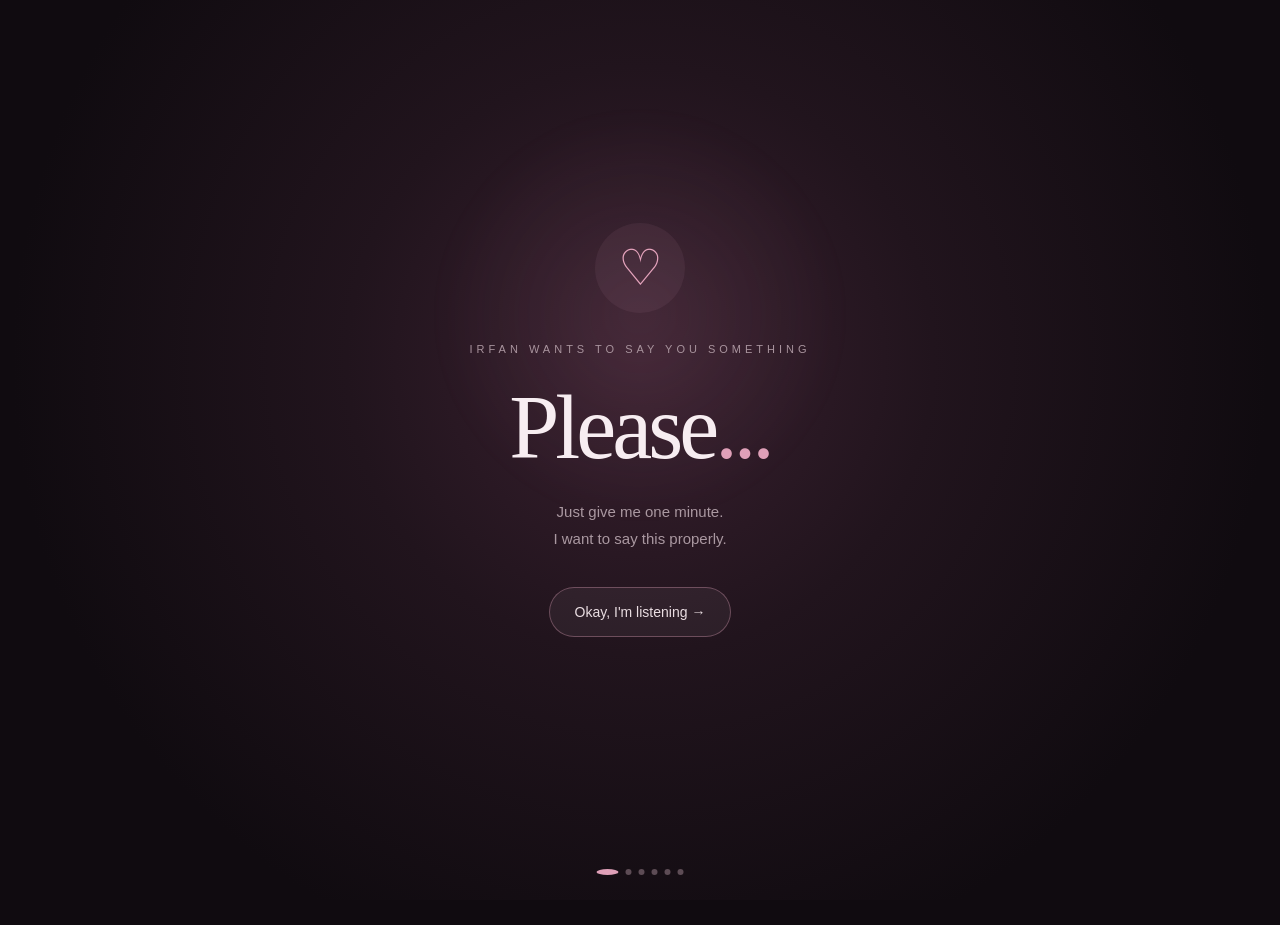
<file: rrr/index.html>
<!DOCTYPE html>
<html lang="en">

<head>
    <meta charset="UTF-8">
    <meta name="viewport" content="width=device-width, initial-scale=1.0">

    <title>One Thing I Need To Say ♡</title>

    <link rel="stylesheet" href="style.css">
</head>

<body>

    <!-- BACKGROUND -->
    <div class="bg">
        <div class="glow"></div>
    </div>


    <!-- =====================================================
         SLIDER
    ====================================================== -->

    <main class="slider">


        <!-- =================================================
             SLIDE 1 — INTRO
        ================================================== -->

        <section class="slide active">

            <div class="content">

                <div class="heart">
                    ♡
                </div>

                <div class="label">
                    Irfan wants to say you something
                </div>

                <h1>
                    Please<span>...</span>
                </h1>

                <p class="description">
                    Just give me one minute.<br>
                    I want to say this properly.
                </p>

                <button class="continue" type="button">
                    Okay, I'm listening →
                </button>

            </div>

        </section>


        <!-- =================================================
             SLIDE 2 — THAT DAY
        ================================================== -->

        <section class="slide">

            <div class="content">

                <div class="label">
                    About that day
                </div>

                <div class="statement">

                    <p>
                        I said something
                        <span>as a joke.</span>
                    </p>

                    <p>
                        But I didn't realize
                        how it would feel
                        from your side. that was a flow...
                    </p>

                    <p class="small">
                        And when I realized that I'd actually
                        hurt you, my mind started Hanging.
                    </p>

                </div>

                <button class="continue" type="button">
                    I want to explain →
                </button>

            </div>

        </section>


        <!-- =================================================
             SLIDE 3 — APOLOGY
        ================================================== -->

        <section class="slide">

            <div class="content">

                <div class="label">
                    what I really mean
                </div>

                <div class="message">

                    <p class="sorry">
                        Sorry yaar.
                    </p>

                    <p>
                        Sach mein.
                    </p>

                    <p>
                        Mujhe sabse zyada bura is baat ka
                        lag raha hai ki mai ne aapko rulaya
                        <span>Hurt kya.</span>
                    </p>

                    <p>
                        Maine woh sab mazaak mein kaha tha,
                        but I should've been more careful
                        with your feelings.
                    </p>

                    <p>
                        Main apni galti ko justify nahi kar raha.
                        <span>I was wrong.</span>
                    </p>

                    <p class="special">
                        Mazaak meri baat thi...
                        <br>
                        <strong>Aaap nahi. ♡</strong>
                    </p>

                </div>

                <button class="continue" type="button">
                    There's something else →
                </button>

            </div>

        </section>


        <!-- =================================================
             SLIDE 4 — OUR STORY
        ================================================== -->

        <section class="slide story-slide">

            <div class="story-content">

                <div class="label">
                    Most intresting one
                </div>

                <div class="story-intro">
                   The Story
                </div>


                <div class="story-text">

                    <p>
                        Once, while scrolling through Instagram,
                        I noticed an account named
                        <strong>“_jahan____e_n”</strong>
                        in my suggestions.
                    </p>

                    <p>
                        I opened her profile just out of curiosity.
                        There were a few pictures, but one of them
                        made me stop.
                    </p>

                    <p>
                        She was beautiful—especially her eyes.
                        She was wearing a blue dress, with one hand
                        resting on her left ear and red Mehendi on
                        her hand.
                    </p>

                    <p>
                        I don't know what it was, but something about
                        that picture stayed with me.
                        I kept looking at it again and again.
                    </p>

                    <p>
                        There were so many suggested accounts,
                        but somehow, <em>hers felt different.</em>
                    </p>

                    <p>
                        I thought about messaging her, but then
                        I wondered,
                        <strong>“Would she even reply?”</strong>
                    </p>

                    <p>
                        Still, I sent.
                    </p>

                    <p class="quote">
                        “Hi, what's up?”
                    </p>

                    <p>
                        It was around 1:30 AM.
                    </p>

                    <p>
                        After five or ten minutes, a notification
                        appeared. It was her reply.
                    </p>

                    <p>
                        That little reply made me smile.
                    </p>

                    <p>
                        I didn't really know how to continue the
                        conversation, and my phone had only 3%
                        battery, so I eventually put it away.
                    </p>

                    <p>
                        I didn't know that this small conversation
                        at 1:30 AM would slowly become something
                        so close to my heart.
                    </p>

                    <p>
                        She was completely different from me.
                    </p>

                    <p>
                        She was an extrovert—always in a chilling
                        mood, full of energy, fun, and entertainment.
                        She had a way of making even ordinary
                        moments feel enjoyable.
                    </p>

                    <p>
                        And she was so naturally gorgeous that
                        sometimes I genuinely had no words to
                        describe her behaviour, her personality,
                        or the way she carried herself.
                    </p>

                    <p>
                        I, on the other hand, was an
                        <strong>introvert guy.</strong>
                    </p>

                    <p>
                        But somehow, she changed me.
                    </p>

                    <p>
                        She made me more open, more playful,
                        and somehow taught me how to flirt
                        without even saying much.
                    </p>

                    <p>
                        And then she gave me a name:
                        <strong>“Saheli.”</strong>
                    </p>

                    <p>
                        In Bangla, Saheli means a female friend.
                        The irony of a guy being called Saheli
                        by her somehow made the name even more special.
                    </p>

                    <p class="quote">
                        “Mughal ka Chomu Badshah.”
                    </p>

                    <p>
                        She was trolling me with it.
                        It sounds ridiculous to me, but it became
                        one of the most affectionate names she
                        ever gave me.
                    </p>

                    <p>
                        Somehow, coming from her,
                        even that silly name felt special.
                    </p>

                    <p>
                        But somewhere along the way,
                        things became deeper than just names
                        and conversations.
                    </p>

                    <p>
                        Now, she is not simply a girl to me.
                    </p>

                    <p>
                        She has become <strong>a feeling.</strong>
                    </p>

                    <p>
                        A feeling connected somewhere deep
                        within my heart.
                    </p>

                    <p>
                        Among all my friends, she somehow became
                        the person I would always choose as my
                        first choice.
                        Not because I had to, but because my heart
                        naturally preferred her presence.
                    </p>

                    <p>
                        Our personalities were different.
                        Our ways of thinking were different.
                        I was quiet; she was full of life.
                        I stayed inside my own world;
                        she somehow pulled me out of it.
                    </p>

                    <p>
                        And perhaps that is what made
                        our bond so special.
                    </p>

                </div>


                <div class="story-ending">

                    <p>
                        That was a wonderful journey.
                    </p>

                    <p>
                        But now, I am watching it
                        <span>slowly break apart.</span>
                    </p>

                    <p>Becuse of me
                         I will never want to end...
                    </p>

                </div>


                <button class="continue story-continue" type="button">
                    I'm sorry... →
                </button>

            </div>

        </section>


        <!-- =================================================
             SLIDE 5 — THE ACTUAL SORRY
        ================================================== -->

        <section class="slide sorry-slide">

            <div class="content">

                <div class="label">
                    no explanation this time
                </div>

                <div class="sorry-word">
                    I'm <span>sorry.</span>
                </div>

                <p class="sorry-message">

                    Not because I want you to forget
                    what happened.

                    <br><br>

                    Not because I want you to
                    forgive me immediately.

                    <br><br>

                    Just because
                    <em>I have hurted and cried.</em>

                </p>

                <div class="sorry-small">
                    That's all I wanted to say.
                </div>

                <div class="sorry-heart">
                    ♡
                </div>

                <button class="continue" type="button">
                    One last question →
                </button>

            </div>

        </section>


        <!-- =================================================
             SLIDE 6 — QUESTION
        ================================================== -->

        <section class="slide">

            <div class="content">

                <div class="label">
                    be honest with me
                </div>

                <h2>
                    Can you forgive me?
                </h2>

                <p class="question-sub">
                    You don't have to say yes.<br>
                    I'll respect whatever you feel.
                </p>


                <div class="answers">

                    <button
                        class="answer yes"
                        id="yesButton"
                        type="button">

                        Yes ♡

                    </button>


                    <button
                        class="answer no"
                        id="noButton"
                        type="button">

                        No

                    </button>

                </div>


                <!-- YES RESPONSE -->

                <div
                    class="response"
                    id="yesResponse">

                    <div class="symbol">
                        ♡
                    </div>

                    <h3>
                        Thank you.
                    </h3>

                    <p>
                        I really mean it.
                        <br><br>
                        I won't take your forgiveness
                        for granted.
                    </p>

                </div>


                <!-- NO RESPONSE -->

                <div
                    class="response"
                    id="noResponse">

                    <div class="symbol">
                        ·
                    </div>

                    <h3>
                        I understand.
                    </h3>

                    <p>
                        You don't have to forgive me
                        right now.
                        <br><br>
                        I just wanted you to know
                        that I'm genuinely sorry.
                    </p>

                </div>

            </div>

        </section>

    </main>


    <!-- =====================================================
         PROGRESS DOTS
    ====================================================== -->

    <div class="progress">

        <span class="dot active"></span>
        <span class="dot"></span>
        <span class="dot"></span>
        <span class="dot"></span>
        <span class="dot"></span>
        <span class="dot"></span>

    </div>


    <script src="script.js"></script>

</body>

</html>
</file>
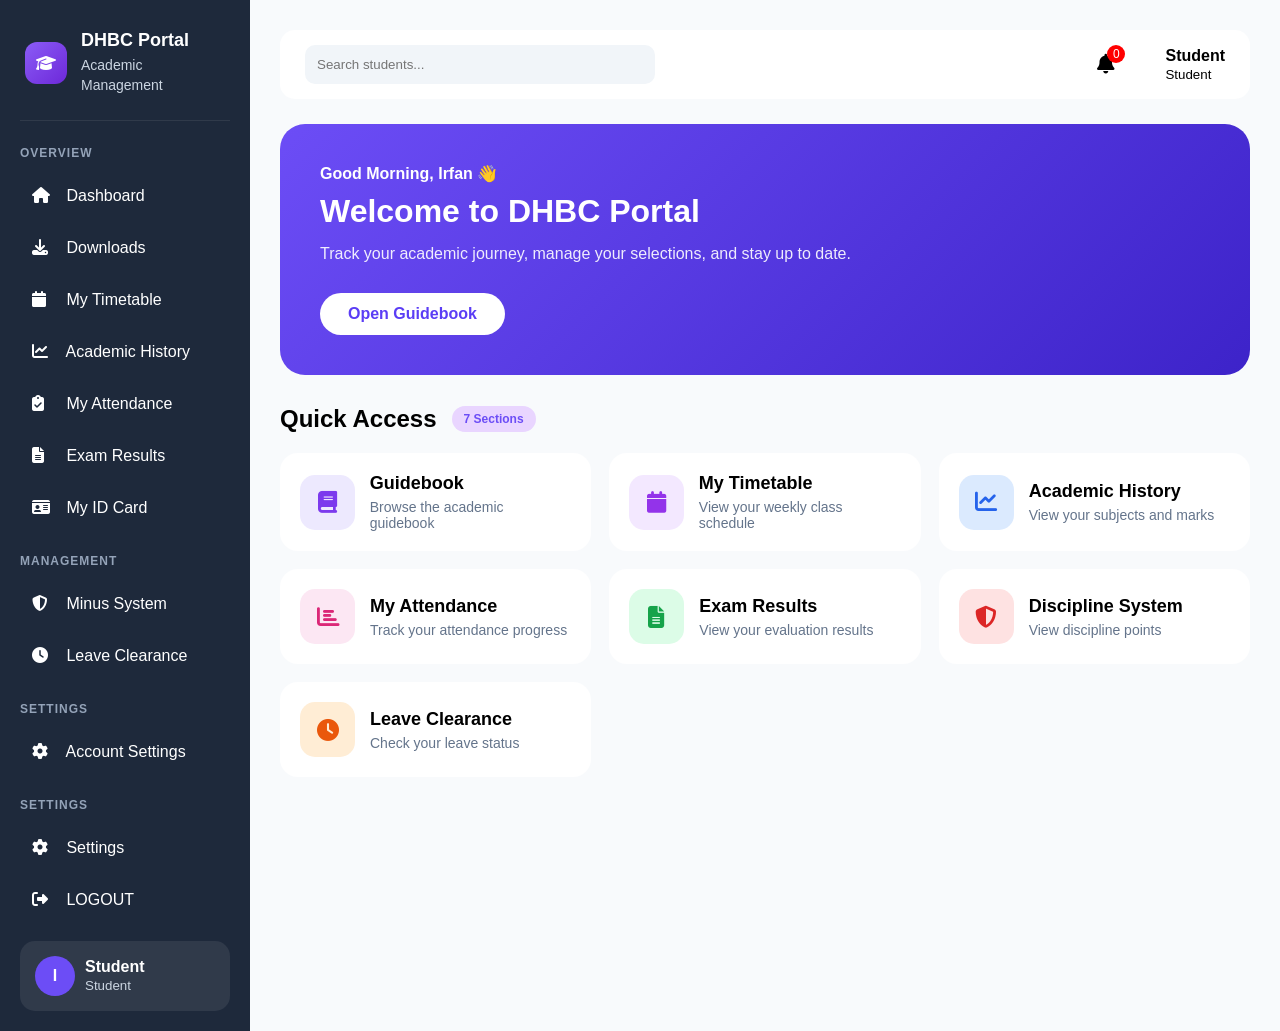
<file: school portal/index.html>
<!DOCTYPE html>
<html lang="en">
<head>
    <meta charset="UTF-8">
    <meta name="viewport" content="width=device-width, initial-scale=1.0">

    <title>DHBC Portal</title>

    <!-- Font Awesome Icons -->
    <link rel="stylesheet"
    href="https://cdnjs.cloudflare.com/ajax/libs/font-awesome/6.5.1/css/all.min.css">

    <!-- CSS File -->
    <link rel="stylesheet" href="style.css">
</head>
<body>

    <div class="container">

        <!-- Sidebar -->
        <aside class="sidebar">

         <div class="logo">

    <div class="portal-icon">
        <i class="fas fa-graduation-cap"></i>
    </div>

    <div class="logo-text">
        <h2>DHBC Portal</h2>
        <p>Academic<br>Management</p>
    </div>

</div>

<h4 class="section-title">OVERVIEW</h4>

<ul class="menu">
    <li><a href="#"><i class="fas fa-house"></i> Dashboard</a></li>


    <li><a href="#"><i class="fas fa-download"></i> Downloads</a></li>

    <li><a href="#"><i class="fas fa-calendar"></i> My Timetable</a></li>

    <li><a href="#"><i class="fas fa-chart-line"></i> Academic History</a></li>

    <li><a href="#"><i class="fas fa-clipboard-check"></i> My Attendance</a></li>

    <li><a href="#"><i class="fas fa-file-alt"></i> Exam Results</a></li>

    <li><a href="#"><i class="fas fa-id-card"></i> My ID Card</a></li>
</ul>

<h4 class="section-title">MANAGEMENT</h4>

<ul class="menu">
    <li><a href="#"><i class="fas fa-shield-alt"></i> Minus System</a></li>

    <li><a href="#"><i class="fas fa-clock"></i> Leave Clearance</a></li>
</ul>

<h4 class="section-title">SETTINGS</h4>

<ul class="menu">
    <li><a href="#"><i class="fas fa-cog"></i> Account Settings</a></li>
</ul>
<h4 class="section-title">SETTINGS</h4>

<ul class="menu">
    <li><a href="#"><i class="fas fa-cog"></i> Settings</a></li>

    <li>
        <a href="#" id="logoutBtn">
            <i class="fas fa-sign-out-alt"></i>
          LOGOUT
        </a>
    </li>
</ul>

<div class="student-card">

    <div class="avatar">I</div>

    <div>
    <h4 id="studentName">Student</h4>
    <small>Student</small>
</div>

</div>

        </aside>

        <!-- Main Content -->
        <main class="main-content">

            <nav class="navbar">

    <div class="search-box">
        <input type="text" placeholder="Search students...">
    </div>

    <div class="nav-right">

        <div class="notification">
    <i class="fas fa-bell"></i>
    <span class="badge" id="notificationCount">0</span>
</div>
<div id="latestNotice"></div>

        <div class="profile">

    <h4 id="welcomeText"></h4>

    <div>
        <h4 id="topStudentName">Student</h4>
        <small>Student</small>
    </div>

</div>
</nav>

<div class="welcome-card">

    <h4>Good Morning, Irfan 👋</h4>

    <h1>Welcome to DHBC Portal</h1>

    <p>
        Track your academic journey, manage your selections,
        and stay up to date.
    </p>

    <a href="guidebook.html" class="guidebook-btn">
    Open Guidebook
</a>
</div>

<h2 class="section-heading">
    Quick Access
    <span class="badge-pill">7 Sections</span>

</h2>

<div class="quick-access">

    <div class="access-card">
        <div class="icon purple">
            <i class="fas fa-book"></i>
        </div>
        <div class="card-content">
            <h3>Guidebook</h3>
            <p>Browse the academic guidebook</p>
        </div>
    </div>

    <div class="access-card">
        <div class="icon violet">
            <i class="fas fa-calendar"></i>
        </div>
        <div class="card-content">
            <h3>My Timetable</h3>
            <p>View your weekly class schedule</p>
        </div>
    </div>

    <div class="access-card">
        <div class="icon blue">
            <i class="fas fa-chart-line"></i>
        </div>
        <div class="card-content">
            <h3>Academic History</h3>
            <p>View your subjects and marks</p>
        </div>
    </div>

    <div class="access-card">
        <div class="icon pink">
            <i class="fas fa-chart-bar"></i>
        </div>
        <div class="card-content">
            <h3>My Attendance</h3>
            <p>Track your attendance progress</p>
        </div>
    </div>

    <div class="access-card">
        <div class="icon green">
            <i class="fas fa-file-alt"></i>
        </div>
        <div class="card-content">
            <h3>Exam Results</h3>
            <p>View your evaluation results</p>
        </div>
    </div>

    <div class="access-card">
        <div class="icon red">
            <i class="fas fa-shield-alt"></i>
        </div>
        <div class="card-content">
            <h3>Discipline System</h3>
            <p>View discipline points</p>
        </div>
    </div>

    <div class="access-card">
        <div class="icon orange">
            <i class="fas fa-clock"></i>
        </div>
        <div class="card-content">
            <h3>Leave Clearance</h3>
            <p>Check your leave status</p>
        </div>
    </div>

</div>

        </main>

    </div>

    <!-- JavaScript File -->
    <script src="script.js"></script>

</body>
</html>
</file>
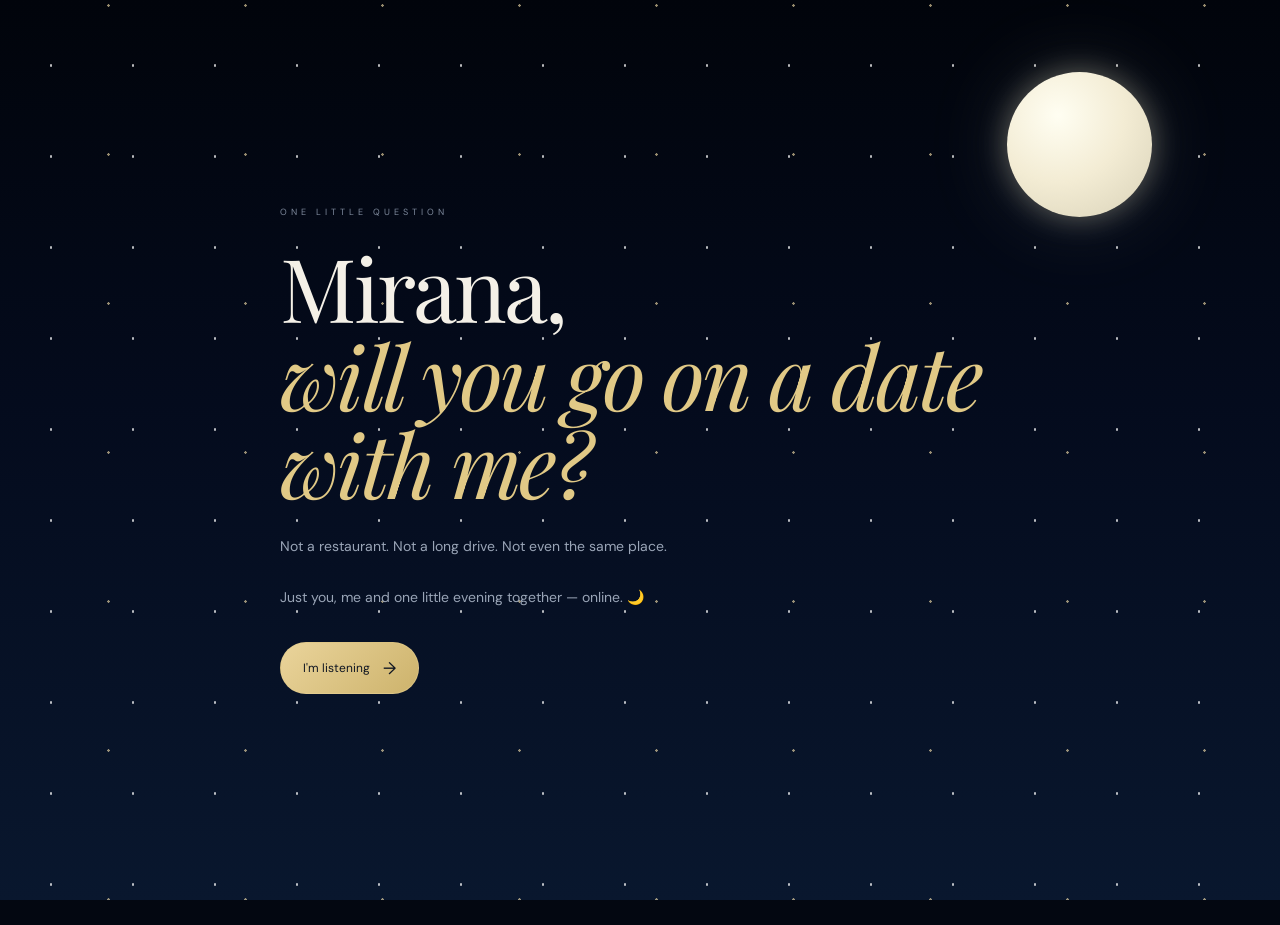
<file: unique/index.html>
<!DOCTYPE html>
<html lang="en">
<head>
    <meta charset="UTF-8">
    <meta name="viewport" content="width=device-width, initial-scale=1.0">

    <title>One Little Date — Mirana ♡</title>

    <link rel="stylesheet" href="style.css">
</head>

<body>

    <!-- NIGHT SKY -->
    <div class="sky">
        <div class="stars"></div>
        <div class="moon"></div>
    </div>


    <!-- ==============================
         MAIN DATE EXPERIENCE
    =============================== -->

    <main>


        <!-- 1. INVITATION -->

        <section class="slide active" id="slide1">

            <div class="content">

                <div class="small-title">
                    ONE LITTLE QUESTION
                </div>

                <h1>
                    Mirana,
                    <br>
                    <em>will you go on a date with me?</em>
                </h1>

                <p>
                    Not a restaurant.
                    Not a long drive.
                    Not even the same place.
                    <br><br>
                    Just you, me and one little evening
                    together — online. 🌙
                </p>

                <button class="main-btn" data-next="1">
                    I'm listening
                    <span>→</span>
                </button>

            </div>

        </section>


        <!-- 2. YES / NO -->

        <section class="slide" id="slide2">

            <div class="content center">

                <div class="small-title">
                    BE HONEST
                </div>

                <h2>
                    So...
                    <br>
                    <em>is that a yes?</em>
                </h2>

                <p>
                    Choose carefully. 😌
                </p>

                <div class="choice-area" id="choiceArea">

                    <button
                        class="yes-btn"
                        id="yesBtn">
                        Yes ♡
                    </button>

                    <button
                        class="no-btn"
                        id="noBtn">
                        No
                    </button>

                </div>

                <div class="funny-message" id="funnyMessage"></div>

            </div>

        </section>


        <!-- 3. DATE -->

        <section class="slide" id="slide3">

            <div class="content center">

                <div class="small-title">
                    STEP 01 · THE DAY
                </div>

                <h2>
                    When should we
                    <br>
                    <em>have our date?</em>
                </h2>

                <p>
                    Pick a day that belongs to us.
                </p>

                <div class="date-wrapper">

                    <span>♡</span>

                    <input
                        type="date"
                        id="dateInput">

                </div>

                <button
                    class="main-btn disabled"
                    id="dateNext">

                    Save the date
                    <span>→</span>

                </button>

            </div>

        </section>


        <!-- 4. TIME -->

        <section class="slide" id="slide4">

            <div class="content center">

                <div class="small-title">
                    STEP 02 · THE TIME
                </div>

                <h2>
                    When should I
                    <br>
                    <em>steal your evening?</em>
                </h2>

                <p>
                    Pick whichever feels perfect.
                </p>

                <div class="time-grid">

                    <button data-time="7:00 PM">
                        <strong>7:00 PM</strong>
                        <small>early evening</small>
                    </button>

                    <button data-time="8:00 PM">
                        <strong>8:00 PM</strong>
                        <small>nice & relaxed</small>
                    </button>

                    <button data-time="9:00 PM">
                        <strong>9:00 PM</strong>
                        <small>my favourite</small>
                    </button>

                    <button data-time="10:00 PM">
                        <strong>10:00 PM</strong>
                        <small>late night</small>
                    </button>

                </div>

                <button
                    class="main-btn disabled"
                    id="timeNext">

                    Keep this time
                    <span>→</span>

                </button>

            </div>

        </section>


        <!-- 5. WHERE -->

        <section class="slide" id="slide5">

            <div class="content center">

                <div class="small-title">
                    STEP 03 · WHERE
                </div>

                <h2>
                    Where are we
                    <br>
                    <em>meeting?</em>
                </h2>

                <p>
                    Same date. Same time.
                    Different screens.
                </p>

                <div class="platform-grid">

                    <button data-platform="Instagram Call">
                        <span>◎</span>
                        Instagram
                    </button>

                    <button data-platform="WhatsApp Call">
                        <span>◉</span>
                        WhatsApp
                    </button>

                    <button data-platform="Google Meet">
                        <span>◇</span>
                        Google Meet
                    </button>

                    <button data-platform="Other">
                        <span>♡</span>
                        You choose
                    </button>

                </div>

                <button
                    class="main-btn disabled"
                    id="platformNext">

                    That's where we'll meet
                    <span>→</span>

                </button>

            </div>

        </section>


        <!-- 6. WHAT TO DO -->

        <section class="slide" id="slide6">

            <div class="content center">

                <div class="small-title">
                    STEP 04 · OUR PLAN
                </div>

                <h2>
                    What should we
                    <br>
                    <em>do together?</em>
                </h2>

                <p>
                    Pick the kind of trouble we're getting into.
                </p>

                <div class="activity-grid">

                    <button data-activity="Movie Night 🎬">
                        <span>🎬</span>
                        <strong>Movie Night</strong>
                        <small>One movie, two screens.</small>
                    </button>

                    <button data-activity="Game Night 🎮">
                        <span>🎮</span>
                        <strong>Game Night</strong>
                        <small>Winner gets bragging rights.</small>
                    </button>

                    <button data-activity="Music & Talking 🎧">
                        <span>🎧</span>
                        <strong>Music & Talking</strong>
                        <small>Just us and random conversations.</small>
                    </button>

                    <button data-activity="Late Night Talk ☕">
                        <span>☕</span>
                        <strong>Late Night Talk</strong>
                        <small>Probably the longest one.</small>
                    </button>

                </div>

                <button
                    class="main-btn disabled"
                    id="activityNext">

                    I like this plan
                    <span>→</span>

                </button>

            </div>

        </section>


        <!-- 7. DATE RULES -->

        <section class="slide" id="slide7">

            <div class="content center">

                <div class="small-title">
                    VERY IMPORTANT
                </div>

                <h2>
                    Our date needs
                    <br>
                    <em>a few rules.</em>
                </h2>

                <div class="rules">

                    <div>
                        <b>01</b>
                        <span>No awkward “what should we talk about?”</span>
                    </div>

                    <div>
                        <b>02</b>
                        <span>At least one genuinely stupid conversation.</span>
                    </div>

                    <div>
                        <b>03</b>
                        <span>No checking the time every five minutes.</span>
                    </div>

                    <div>
                        <b>04</b>
                        <span>We stay until one of us says “okay, goodnight.”</span>
                    </div>

                </div>

                <button class="main-btn" data-next="7">
                    I accept the rules
                    <span>→</span>
                </button>

            </div>

        </section>


        <!-- 8. FUN QUESTION -->

        <section class="slide" id="slide8">

            <div class="content center">

                <div class="small-title">
                    ONE LAST DECISION
                </div>

                <h2>
                    What are you bringing
                    <br>
                    <em>to our date?</em>
                </h2>

                <p>
                    Choose one. I want to know.
                </p>

                <div class="bring-grid">

                    <button data-bring="Your favourite song 🎧">
                        🎧
                        <span>A favourite song</span>
                    </button>

                    <button data-bring="A funny story 😂">
                        😂
                        <span>A funny story</span>
                    </button>

                    <button data-bring="A random secret 🤫">
                        🤫
                        <span>A little secret</span>
                    </button>

                    <button data-bring="Your best smile 😊">
                        😊
                        <span>Your best smile</span>
                    </button>

                </div>

                <div class="ticket-actions">

    <button class="main-btn" id="whatsappBtn">
        Send our date plan
        <span>♡</span>
    </button>

    <button class="secondary-btn" id="ticketNext">
        There's one more thing
        <span>→</span>
    </button>

</div>

            </div>

        </section>


        <!-- 9. DATE TICKET -->

        <section class="slide" id="slide9">

            <div class="ticket">

                <div class="ticket-top">
                    OFFICIAL ONLINE DATE
                </div>

                <div class="ticket-icon">
                    ♡
                </div>

                <h2>
                    Mirana <span>×</span> Irfan
                </h2>

                <div class="confirmed">
                    DATE ACCEPTED
                </div>

                <div class="ticket-info">

                    <div>
                        <small>DATE</small>
                        <strong id="finalDate">—</strong>
                    </div>

                    <div>
                        <small>TIME</small>
                        <strong id="finalTime">—</strong>
                    </div>

                    <div>
                        <small>MEETING PLACE</small>
                        <strong id="finalPlatform">—</strong>
                    </div>

                    <div>
                        <small>PLAN</small>
                        <strong id="finalActivity">—</strong>
                    </div>

                    <div>
                        <small>BRING</small>
                        <strong id="finalBring">—</strong>
                    </div>

                </div>

                <div class="ticket-footer">
                    ONE EVENING · TWO SCREENS · ONE LITTLE MEMORY
                </div>

                <button class="main-btn" id="ticketNext">
                    There's one more thing
                    <span>→</span>
                </button>

            </div>

        </section>


        <!-- 10. FINAL -->

        <section class="slide" id="slide10">

            <div class="content center final">

                <div class="small-title">
                    UNTIL THEN...
                </div>

                <div class="big-heart">
                    ♡
                </div>

                <h2>
                    I'll see you
                    <br>
                    <em>under the same moon.</em>
                </h2>

                <p>
                    You on your side of the screen.
                    <br>
                    Me on mine.
                    <br><br>
                    And somehow,
                    <br>
                    we'll make it feel like we're
                    <em>not that far apart.</em>
                </p>

                <div class="final-line">
                    Date with Mirana — officially planned. 🌙
                </div>

            </div>

        </section>


    </main>


    <script src="script.js"></script>

</body>
</html>
</file>
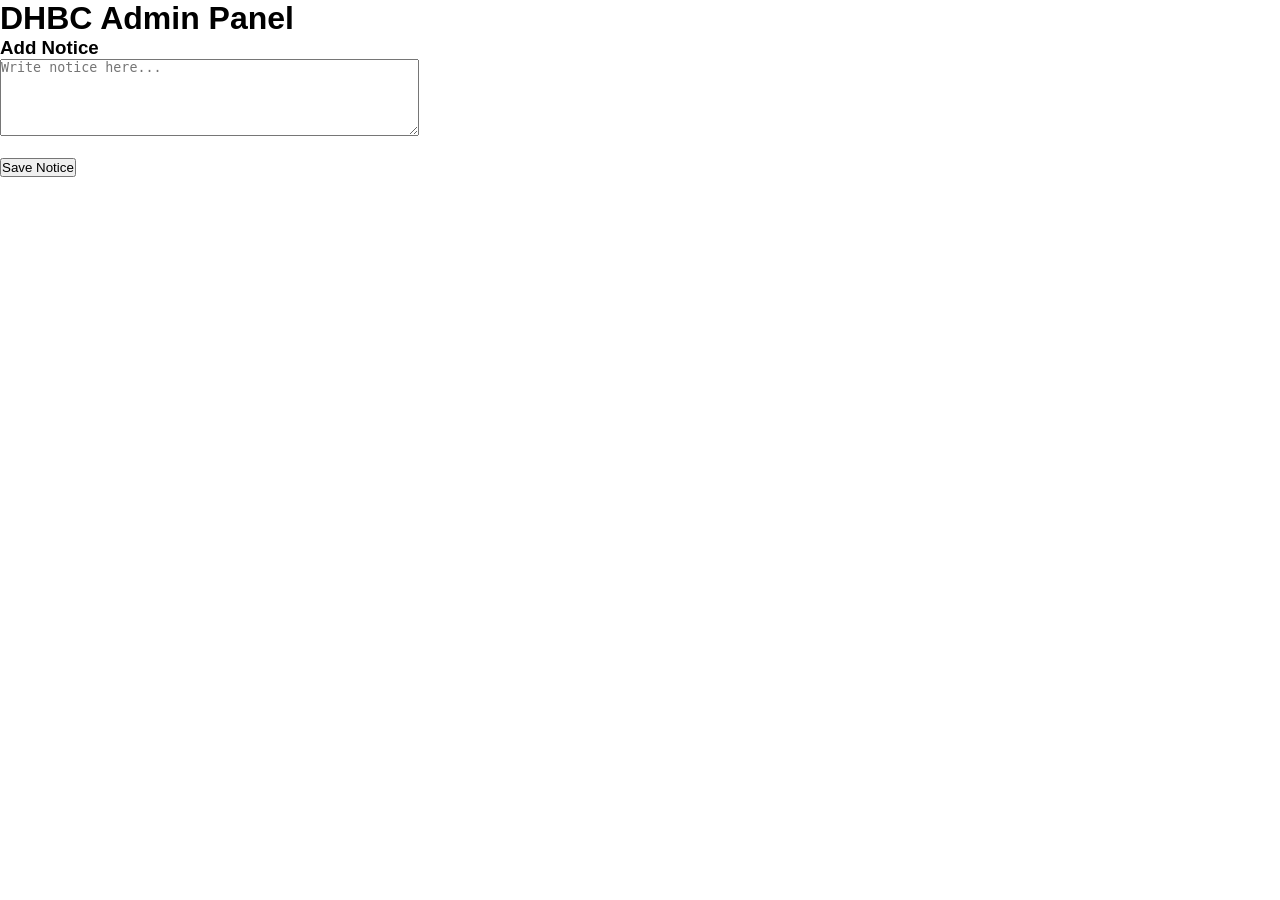
<file: school portal/admin-login.html>
<!DOCTYPE html>
<html>
<head>
    <title>DHBC Admin Panel</title>
    <link rel="stylesheet" href="style.css">
</head>
<body>

<h1>DHBC Admin Panel</h1>

<h3>Add Notice</h3>

<textarea id="noticeText"
placeholder="Write notice here..."
rows="5"
cols="50"></textarea>

<br><br>

<button onclick="saveNotice()">
Save Notice
</button>

<script>

function saveNotice(){

    const notice =
    document.getElementById("noticeText").value;

    localStorage.setItem(
        "notice",
        notice
    );

    alert("Notice Saved!");

}

</script>

</body>
</html>
</file>
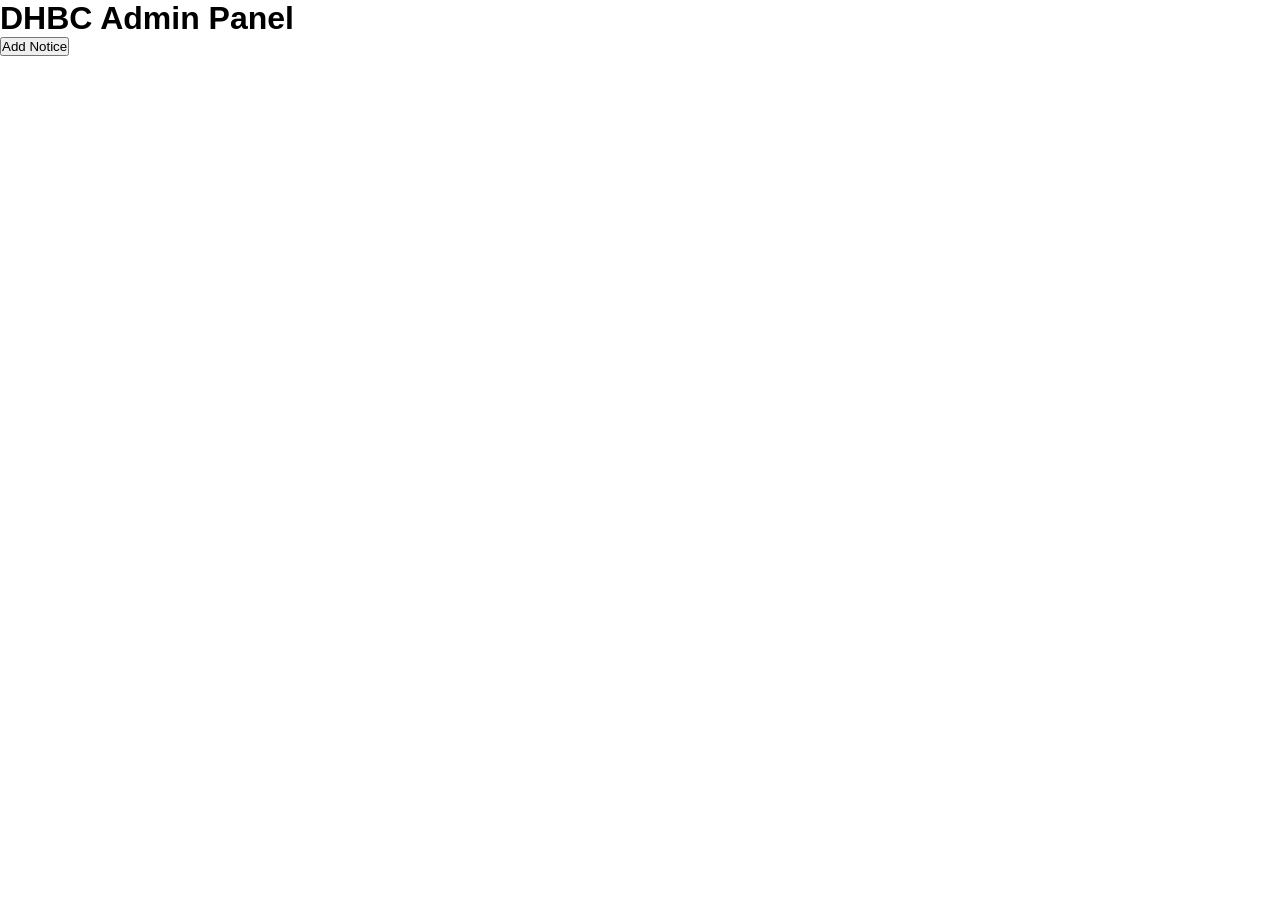
<file: school portal/admin.html>
<!DOCTYPE html>
<html>
<head>
    <title>DHBC Admin Panel</title>
    <link rel="stylesheet" href="style.css">
</head>
<body>

<h1>DHBC Admin Panel</h1>

<button onclick="showNotice()">Add Notice</button>

<div id="content"></div>

<script>

function showNotice() {
    document.getElementById("content").innerHTML = `
        <h2>Add Notice</h2>

        <textarea id="noticeText"
        rows="5"
        cols="40"
        placeholder="Write notice here"></textarea>

        <br><br>

        <button onclick="saveNotice()">
        Save Notice
        </button>
    `;
}

function saveNotice() {

    let notice =
    document.getElementById("noticeText").value;

    localStorage.setItem("notice", notice);

    alert("Notice Saved!");
}

</script>

</body>
</html>
</file>
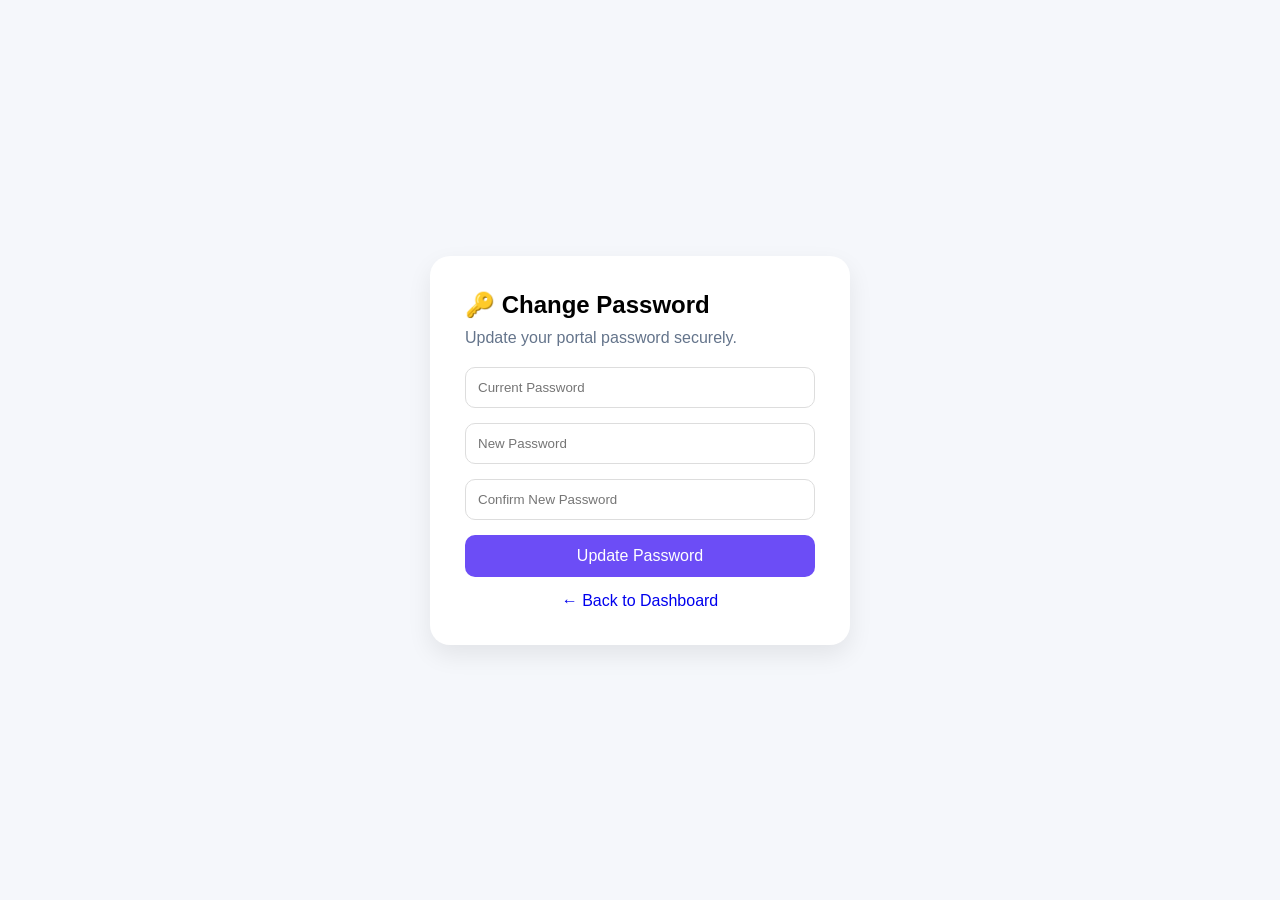
<file: school portal/change-password.html>
<!DOCTYPE html>
<html lang="en">
<head>
    <meta charset="UTF-8">
    <meta name="viewport" content="width=device-width, initial-scale=1.0">
    <title>Change Password - DHBC Portal</title>
    <link rel="stylesheet" href="style.css">
</head>
<body>

<div class="password-container">

    <div class="password-card">

        <h2>🔑 Change Password</h2>
        <p>Update your portal password securely.</p>

        <input type="password"
               id="currentPassword"
               placeholder="Current Password">

        <input type="password"
               id="newPassword"
               placeholder="New Password">

        <input type="password"
               id="confirmPassword"
               placeholder="Confirm New Password">

        <button onclick="changePassword()">
            Update Password
        </button>

        <a href="index.html" class="back-link">
            ← Back to Dashboard
        </a>

    </div>

</div>

<script>

function changePassword(){

    const currentPassword =
    document.getElementById("currentPassword").value;

    const newPassword =
    document.getElementById("newPassword").value;

    const confirmPassword =
    document.getElementById("confirmPassword").value;

    const savedPassword =
    localStorage.getItem("studentPassword");

    if(currentPassword !== savedPassword){

        alert("Current password is incorrect");
        return;

    }

    if(newPassword.length < 4){

        alert("Password must contain at least 4 characters");
        return;

    }

    if(newPassword !== confirmPassword){

        alert("New passwords do not match");
        return;

    }

    localStorage.setItem(
        "studentPassword",
        newPassword
    );

    alert("Password updated successfully!");

    window.location.href = "index.html";

}

</script>

</body>
</html>
</file>
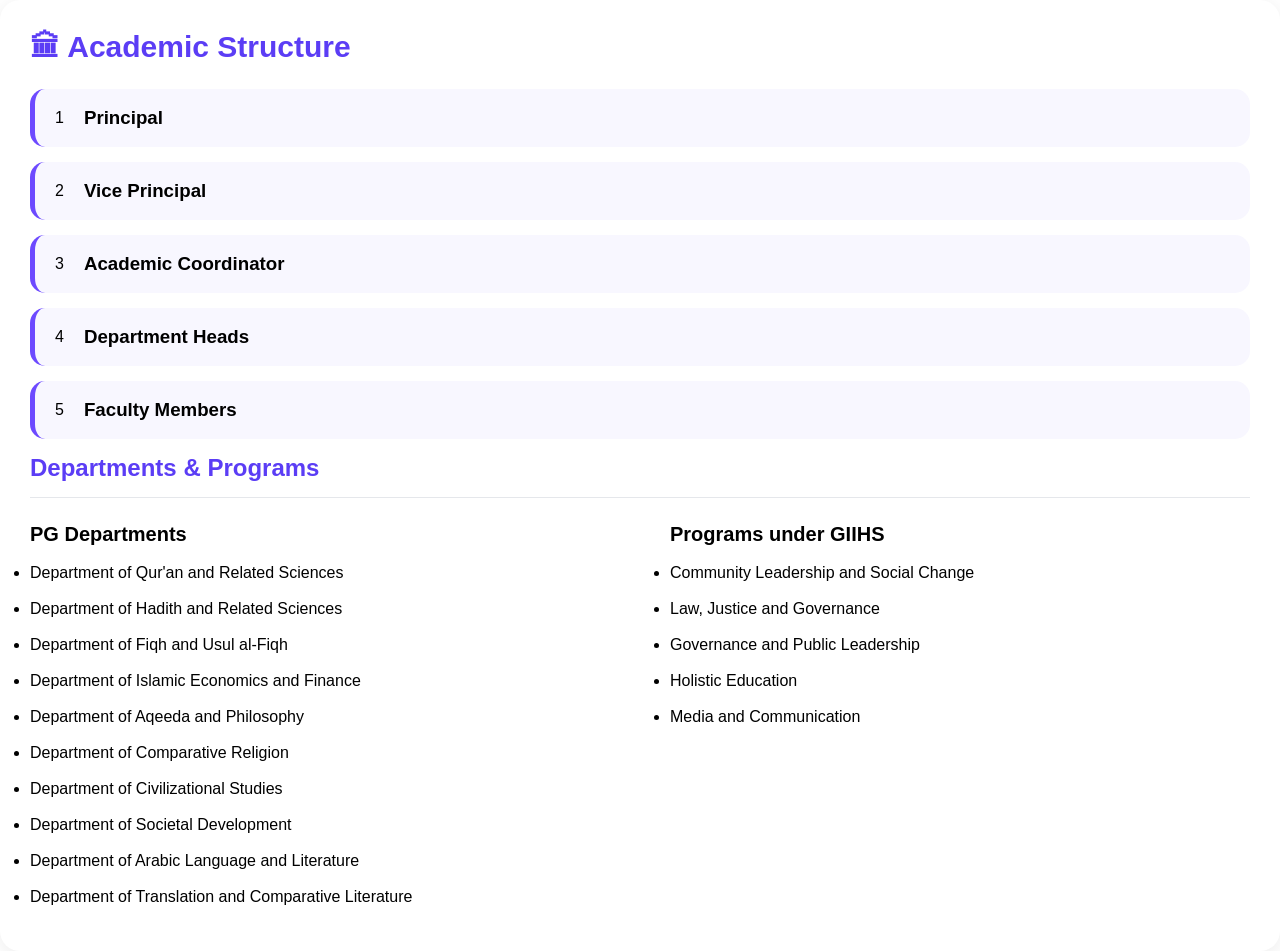
<file: school portal/guidebook.html>
<!DOCTYPE html>
<html lang="en">
<head>
<meta charset="UTF-8">
<meta name="viewport" content="width=device-width, initial-scale=1.0">
<title>DHBC Student Guidebook</title>
<link rel="stylesheet" href="style.css">
</head>
<body>

<div class="guide-section">

    <h2>🏛 Academic Structure</h2>

    <div class="org-card">
    <span>1</span>
    <h3>Principal</h3>
</div>

<div class="org-card">
    <span>2</span>
    <h3>Vice Principal</h3>
</div>

<div class="org-card">
    <span>3</span>
    <h3>Academic Coordinator</h3>
</div>

<div class="org-card">
    <span>4</span>
    <h3>Department Heads</h3>
</div>

<div class="org-card">
    <span>5</span>
    <h3>Faculty Members</h3>

</div>

<div class="department-card">

    <h2>Departments & Programs</h2>

    <div class="department-grid">

        <div class="department-column">
            <h3>PG Departments</h3>

            <ul>
                <li>Department of Qur'an and Related Sciences</li>
                <li>Department of Hadith and Related Sciences</li>
                <li>Department of Fiqh and Usul al-Fiqh</li>
                <li>Department of Islamic Economics and Finance</li>
                <li>Department of Aqeeda and Philosophy</li>
                <li>Department of Comparative Religion</li>
                <li>Department of Civilizational Studies</li>
                <li>Department of Societal Development</li>
                <li>Department of Arabic Language and Literature</li>
                <li>Department of Translation and Comparative Literature</li>
            </ul>
        </div>

        <div class="department-column">
            <h3>Programs under GIIHS</h3>

            <ul>
                <li>Community Leadership and Social Change</li>
                <li>Law, Justice and Governance</li>
                <li>Governance and Public Leadership</li>
                <li>Holistic Education</li>
                <li>Media and Communication</li>
            </ul>
        </div>

    </div>

</div>
</body>
<html>
</file>
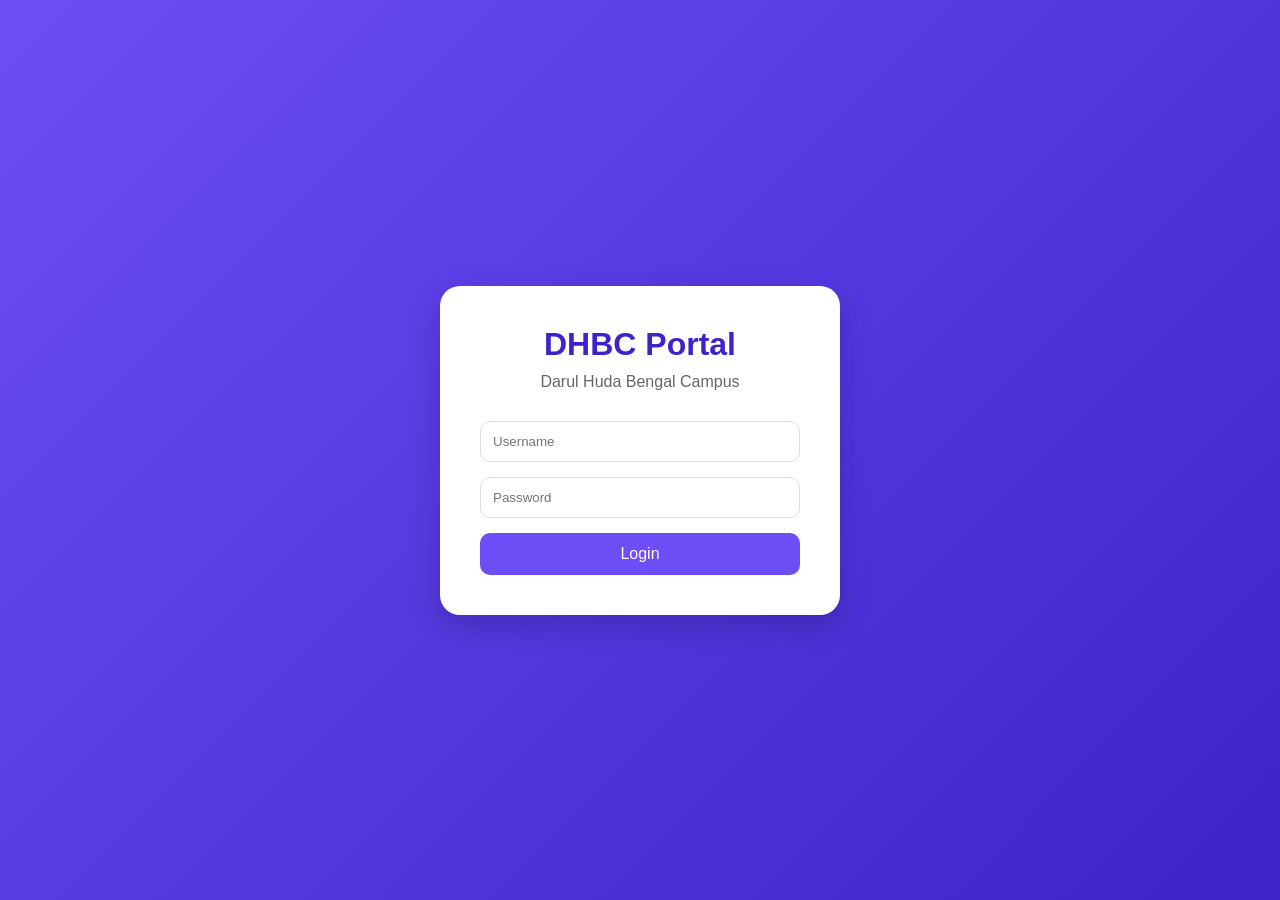
<file: school portal/login.html>
<!DOCTYPE html>
<html lang="en">
<head>
    <meta charset="UTF-8">
    <meta name="viewport" content="width=device-width, initial-scale=1.0">
    <title>DHBC Portal Login</title>

    <link rel="stylesheet" href="login.css">
</head>
<body>

    <div class="login-container">

        <div class="login-box">

            <h1>DHBC Portal</h1>
            <p>Darul Huda Bengal Campus</p>

            <form id="loginForm">

                <input
                    type="text"
                    id="username"
                    placeholder="Username"
                    required
                >

                <input
                    type="password"
                    id="password"
                    placeholder="Password"
                    required
                >

                <button type="submit">
                    Login
                </button>

            </form>

        </div>

    </div>

    <script src="login.js"></script>

</body>
</html>
</file>
<file: rrr/style.css>
/* =====================================================
   RESET
===================================================== */

* {
    box-sizing: border-box;
    margin: 0;
    padding: 0;
}


html,
body {
    width: 100%;
    height: 100%;
}


body {
    overflow: hidden;
    background: #100b10;
    color: #f7edf1;
    font-family: Arial, sans-serif;
}


/* =====================================================
   BACKGROUND
===================================================== */

.bg {
    position: fixed;
    inset: 0;

    background:
        radial-gradient(
            circle at 50% 40%,
            #39202f 0%,
            #21141d 35%,
            #100b10 75%
        );

    z-index: -2;
}


.glow {
    position: absolute;

    width: 420px;
    height: 420px;

    left: 50%;
    top: 35%;

    transform: translate(-50%, -50%);

    border-radius: 50%;

    background:
        radial-gradient(
            circle,
            rgba(225, 155, 181, .09),
            transparent 70%
        );

    filter: blur(10px);

    animation: breathing 7s ease-in-out infinite;
}


@keyframes breathing {

    0%,
    100% {
        transform:
            translate(-50%, -50%)
            scale(1);
    }

    50% {
        transform:
            translate(-50%, -50%)
            scale(1.12);
    }
}


/* =====================================================
   SLIDER
===================================================== */

.slider {
    position: relative;

    width: 100%;
    height: 100vh;
}


.slide {
    position: absolute;
    inset: 0;

    display: flex;
    justify-content: center;
    align-items: center;

    padding: 40px 25px 80px;

    opacity: 0;
    visibility: hidden;

    pointer-events: none;

    transform: translateY(25px);

    transition:
        opacity .65s ease,
        transform .65s ease,
        visibility .65s ease;
}


.slide.active {
    opacity: 1;
    visibility: visible;

    pointer-events: auto;

    transform: translateY(0);
}


.content {
    width: min(620px, 94%);
    text-align: center;
}


/* =====================================================
   TYPOGRAPHY
===================================================== */

.label {
    font-size: 11px;

    letter-spacing: 4px;

    text-transform: uppercase;

    color: #a9949e;

    margin-bottom: 28px;
}


h1 {
    font-family: Georgia, serif;

    font-size:
        clamp(55px, 10vw, 90px);

    line-height: 1;

    font-weight: 400;

    letter-spacing: -4px;
}


h1 span {
    color: #dfa0b8;
}


h2 {
    font-family: Georgia, serif;

    font-size:
        clamp(40px, 8vw, 70px);

    font-weight: 400;

    letter-spacing: -3px;

    line-height: 1.05;

    margin-bottom: 20px;
}


.description {
    margin-top: 25px;

    color: #aa98a1;

    font-size: 15px;

    line-height: 1.8;
}


/* =====================================================
   HEART
===================================================== */

.heart {
    width: 90px;
    height: 90px;

    margin:
        0 auto 30px;

    border-radius: 50%;

    display: flex;

    justify-content: center;
    align-items: center;

    font-family: Georgia, serif;

    font-size: 50px;

    color: #e5a4bd;

    background:
        rgba(229, 164, 189, .07);

    animation: pulse 3s infinite;
}


@keyframes pulse {

    50% {
        transform: scale(1.08);
    }
}


/* =====================================================
   BUTTONS
===================================================== */

button {
    font-family: Arial, sans-serif;
}


.continue {
    position: relative;
    z-index: 10;

    margin-top: 35px;

    min-height: 50px;

    padding: 13px 25px;

    border-radius: 50px;

    border:
        1px solid
        rgba(229, 164, 189, .35);

    background:
        rgba(255, 255, 255, .05);

    color: #eadde2;

    cursor: pointer;

    font-size: 14px;

    transition:
        transform .25s ease,
        background .25s ease;
}


.continue:hover {
    transform: translateY(-3px);

    background:
        rgba(229, 164, 189, .1);
}


.continue:active {
    transform: translateY(0);
}


/* =====================================================
   SLIDE 2
===================================================== */

.statement {
    text-align: left;

    border-left:
        1px solid #b47791;

    padding:
        10px 0 10px 28px;
}


.statement p {
    font-family: Georgia, serif;

    font-size:
        clamp(22px, 4vw, 31px);

    line-height: 1.55;

    color: #e9dce2;

    margin-bottom: 25px;
}


.statement span {
    color: #dfa0b8;
}


.statement .small {
    font-family: Arial, sans-serif;

    font-size: 15px;

    line-height: 1.8;

    color: #a999a1;

    margin: 0;
}


/* =====================================================
   SLIDE 3
===================================================== */

.message {
    text-align: left;

    border-left:
        1px solid
        rgba(223, 160, 184, .35);

    padding-left: 25px;
}


.message p {
    color: #c5b5bd;

    font-size: 15px;

    line-height: 1.9;

    margin-bottom: 17px;
}


.message .sorry {
    font-family: Georgia, serif;

    font-size: 30px;

    color: #f1e5ea;
}


.message span {
    color: #dfa0b8;
}


.message .special {
    text-align: center;

    margin-top: 30px;

    font-family: Georgia, serif;

    font-size: 23px;

    color: #e9dce2;
}


.message strong {
    color: #dfa0b8;

    font-weight: 400;
}


/* =====================================================
   SLIDE 4 — STORY
===================================================== */

.story-slide {
    align-items: flex-start;

    overflow-y: auto;

    padding-top: 60px;
    padding-bottom: 100px;
}


.story-content {
    width: min(650px, 94%);

    text-align: left;
}


.story-content .label {
    text-align: center;
}


.story-intro {
    font-family: Georgia, serif;

    font-size:
        clamp(25px, 5vw, 38px);

    line-height: 1.4;

    color: #eee0e6;

    margin-bottom: 35px;

    text-align: center;
}


.story-text {
    border-left:
        1px solid
        rgba(223, 160, 184, .30);

    padding-left: 25px;
}


.story-text p {
    color: #bcaab3;

    font-size: 15px;

    line-height: 1.95;

    margin-bottom: 24px;
}


.story-text strong {
    color: #dfa0b8;

    font-weight: 400;
}


.story-text em {
    color: #e5d2da;

    font-family: Georgia, serif;
}


.story-text .quote {
    font-family: Georgia, serif;

    font-size: 20px;

    color: #e5d2da;

    padding-left: 5px;
}


.story-ending {
    margin-top: 38px;

    padding-top: 30px;

    border-top:
        1px solid
        rgba(223, 160, 184, .18);

    text-align: center;
}


.story-ending p {
    font-family: Georgia, serif;

    font-size:
        clamp(21px, 4vw, 29px);

    line-height: 1.6;

    color: #e8dce1;

    margin-bottom: 20px;
}


.story-ending p:last-child {
    margin-bottom: 0;
}


.story-ending span {
    color: #dfa0b8;
}


.story-continue {
    display: block;

    margin:
        35px auto 0;
}


/* STORY SCROLLBAR */

.story-slide::-webkit-scrollbar {
    width: 5px;
}


.story-slide::-webkit-scrollbar-track {
    background: transparent;
}


.story-slide::-webkit-scrollbar-thumb {
    background:
        rgba(223, 160, 184, .25);

    border-radius: 10px;
}


/* =====================================================
   SLIDE 5 — ACTUAL SORRY
===================================================== */

.sorry-slide {
    position: relative;
}


.sorry-word {
    font-family: Georgia, serif;

    font-size:
        clamp(75px, 15vw, 140px);

    font-weight: 400;

    letter-spacing: -8px;

    line-height: .9;

    color: #f5e8ed;

    animation: sorryAppear 1.2s ease;
}


.sorry-word span {
    color: #dfa0b8;
}


@keyframes sorryAppear {

    from {
        opacity: 0;

        transform:
            scale(.92)
            translateY(15px);
    }

    to {
        opacity: 1;

        transform:
            scale(1)
            translateY(0);
    }
}


.sorry-message {
    max-width: 450px;

    margin:
        30px auto 0;

    color: #a998a1;

    font-size: 15px;

    line-height: 1.9;
}


.sorry-message em {
    color: #d9c1cb;

    font-family: Georgia, serif;
}


.sorry-small {
    margin-top: 25px;

    color: #806d77;

    font-family: Georgia, serif;

    font-style: italic;

    font-size: 14px;
}


.sorry-heart {
    margin-top: 28px;

    color: #dfa0b8;

    font-size: 25px;

    animation: softPulse 2.5s infinite;
}


@keyframes softPulse {

    50% {
        opacity: .45;

        transform: scale(.9);
    }
}


/* =====================================================
   SLIDE 6 — QUESTION
===================================================== */

.question-sub {
    color: #a997a0;

    font-size: 15px;

    line-height: 1.7;
}


.answers {
    display: flex;

    justify-content: center;

    gap: 14px;

    margin-top: 35px;

    flex-wrap: wrap;
}


.answer {
    position: relative;
    z-index: 10;

    min-width: 140px;

    min-height: 52px;

    padding: 14px 25px;

    border-radius: 50px;

    cursor: pointer;

    font-size: 15px;

    transition: .3s ease;
}


.yes {
    border:
        1px solid #dfa0b8;

    background: #dfa0b8;

    color: #291820;
}


.no {
    border:
        1px solid
        rgba(255, 255, 255, .15);

    background:
        rgba(255, 255, 255, .04);

    color: #d5c7ce;
}


.answer:hover {
    transform: translateY(-4px);
}


.answer:active {
    transform: translateY(0);
}


/* =====================================================
   RESPONSE
===================================================== */

.response {
    display: none;

    margin:
        30px auto 0;

    width:
        min(400px, 100%);

    padding: 25px;

    border-top:
        1px solid
        rgba(223, 160, 184, .25);

    animation: appear .5s ease;
}


.response.show {
    display: block;
}


.response .symbol {
    font-size: 32px;

    color: #dfa0b8;

    margin-bottom: 10px;
}


.response h3 {
    font-family: Georgia, serif;

    font-size: 27px;

    font-weight: 400;

    margin-bottom: 12px;
}


.response p {
    color: #aa98a1;

    font-size: 14px;

    line-height: 1.8;
}


@keyframes appear {

    from {
        opacity: 0;

        transform:
            translateY(15px);
    }

    to {
        opacity: 1;

        transform:
            translateY(0);
    }
}


/* =====================================================
   PROGRESS
===================================================== */

.progress {
    position: fixed;

    bottom: 25px;

    left: 50%;

    transform:
        translateX(-50%);

    display: flex;

    gap: 7px;

    z-index: 50;
}


.dot {
    width: 6px;
    height: 6px;

    border-radius: 50%;

    background: #5d4c55;

    transition: .3s;
}


.dot.active {
    width: 22px;

    background: #dfa0b8;
}


/* =====================================================
   MOBILE
===================================================== */

@media (max-width: 600px) {

    .slide {
        padding:
            25px 20px 70px;
    }


    .statement {
        padding-left: 20px;
    }


    .message {
        padding-left: 18px;
    }


    .message p {
        font-size: 14px;
    }


    .sorry-word {
        font-size: 80px;

        letter-spacing: -5px;
    }


    .answers {
        gap: 10px;
    }


    .answer {
        min-width: 125px;
    }


    .story-slide {
        padding-top: 35px;
        padding-bottom: 90px;
    }


    .story-content {
        width: 100%;
    }


    .story-text {
        padding-left: 18px;
    }


    .story-text p {
        font-size: 14px;

        line-height: 1.9;
    }


    .story-text .quote {
        font-size: 18px;
    }


    .story-ending p {
        font-size: 21px;
    }

}


/* =====================================================
   REDUCED MOTION
===================================================== */

@media (prefers-reduced-motion: reduce) {

    * {
        animation: none !important;

        transition: none !important;
    }

}
</file>
<file: school portal/style.css>
*{
    margin: 0;
    padding: 0;
    box-sizing: border-box;
}

body{
    font-family: Arial, sans-serif;
}

.container{
    display: flex;
    min-height: 100vh;
}

/* Sidebar */
.sidebar{
    width: 250px;
    background-color: #1e293b;
    color: white;
    padding: 20px;
}

.logo{
    display:flex;
    align-items:center;
    gap:14px;
    padding:10px 5px 25px;
    margin-bottom:20px;
    border-bottom:1px solid rgba(255,255,255,0.08);
}

.portal-icon{
    width:42px;
    height:42px;
    background:linear-gradient(135deg,#8b5cf6,#6d28d9);
    border-radius:12px;
    display:flex;
    justify-content:center;
    align-items:center;
    color:white;
    font-size:16px;
    flex-shrink:0;
}

.logo-text h2{
    margin:0;
    font-size:18px;
    color:white;
    font-weight:700;
}

.logo-text p{
    margin-top:4px;
    font-size:13px;
    color:#cbd5e1;
    line-height:1.4;
}

.menu{
    list-style: none;
}

.menu li{
    margin-bottom: 10px;
}

.menu a{
    display: block;
    text-decoration: none;
    color: white;
    padding: 12px;
    border-radius: 8px;
    transition: 0.3s;
}

.menu a:hover{
    background-color: #334155;
}

.menu i{
    margin-right: 10px;
    width: 20px;
}

/* Main Content */
.main-content{
    flex: 1;
    background-color: #f8fafc;
    padding: 30px;
}

.main-content h1{
    color: #1e293b;
}

.logo p{
    font-size:14px;
    color:#cbd5e1;
    margin-top:5px;
}

.section-title{
    margin-top:25px;
    margin-bottom:15px;
    font-size:12px;
    color:#94a3b8;
    letter-spacing:1px;
}

.navbar{
    display:flex;
    justify-content:space-between;
    align-items:center;
    background:white;
    padding:15px 25px;
    border-radius:15px;
    margin-bottom:25px;
}

.search-box input{
    width:350px;
    padding:12px;
    border:none;
    border-radius:10px;
    background:#f1f5f9;
}

.nav-right{
    display:flex;
    align-items:center;
    gap:20px;
}

.notification{
    position:relative;
    font-size:20px;
    cursor:pointer;
}

.badge{
    position:absolute;
    top:-8px;
    right:-10px;
    background:red;
    color:white;
    font-size:12px;
    width:18px;
    height:18px;
    border-radius:50%;
    display:flex;
    align-items:center;
    justify-content:center;
}

.profile{
    display:flex;
    align-items:center;
    gap:10px;
}

.avatar{
    width:40px;
    height:40px;
    border-radius:50%;
    background:#6c4df6;
    color:white;
    display:flex;
    justify-content:center;
    align-items:center;
    font-weight:bold;
}

.welcome-card{
    background:linear-gradient(135deg,#6c4df6,#3d23c9);
    color:white;
    padding:40px;
    border-radius:25px;
}

.welcome-card h1{
    margin:10px 0;
}

.welcome-card p{
    margin:15px 0;
}

.welcome-card button{
    padding:12px 25px;
    border:none;
    border-radius:25px;
    background:white;
    color:#3d23c9;
    font-weight:bold;
    cursor:pointer;
}

.student-card{
    background: rgba(250, 247, 247, 0.08);
    border-radius: 15px;
    padding: 15px;
    margin-top: 20px;

    display:flex;
    align-items:center;
    gap:10px;
}

.student-card h4{
    color:white;
}

.student-card small{
    color:#cbd5e1;
}

.section-heading{
    margin:30px 0 20px;
    display:flex;
    align-items:center;
    gap:15px;
}

.badge-pill{
    background:#e9d5ff;
    color:#6c4df6;
    padding:6px 12px;
    border-radius:20px;
    font-size:12px;
}

.quick-access{
    display:grid;
    grid-template-columns:repeat(auto-fit,minmax(300px,1fr));
    gap:18px;
}

.access-card{
    background:white;
    border-radius:18px;
    padding:20px;
    display:flex;
    align-items:center;
    gap:15px;
    box-shadow:0 2px 10px rgba(248, 246, 246, 0.05);
    transition:0.3s;
    cursor:pointer;
}

.access-card:hover{
    transform:translateY(-4px);
    box-shadow:0 8px 20px rgba(0,0,0,0.1);
}

.icon{
    width:55px;
    height:55px;
    border-radius:15px;
    display:flex;
    align-items:center;
    justify-content:center;
    font-size:22px;
}

.card-content h3{
    font-size:18px;
    margin-bottom:5px;
}

.card-content p{
    color:#64748b;
    font-size:14px;
}

/* Colors */

.purple{
    background:#ede9fe;
    color:#7c3aed;
}

.violet{
    background:#f3e8ff;
    color:#9333ea;
}

.blue{
    background:#dbeafe;
    color:#2563eb;
}

.pink{
    background:#fce7f3;
    color:#db2777;
}

.green{
    background:#dcfce7;
    color:#16a34a;
}

.red{
    background:#fee2e2;
    color:#dc2626;
}

.orange{
    background:#ffedd5;
    color:#ea580c;
}

.password-container{
    min-height:100vh;
    display:flex;
    justify-content:center;
    align-items:center;
    background:#f5f7fb;
}

.password-card{
    width:420px;
    background:white;
    padding:35px;
    border-radius:20px;
    box-shadow:0 10px 25px rgba(0,0,0,0.08);
}

.password-card h2{
    margin-bottom:10px;
}

.password-card p{
    color:#64748b;
    margin-bottom:20px;
}

.password-card input{
    width:100%;
    padding:12px;
    margin-bottom:15px;
    border:1px solid #ddd;
    border-radius:10px;
}

.password-card button{
    width:100%;
    padding:12px;
    border:none;
    border-radius:10px;
    background:#6c4df6;
    color:white;
    cursor:pointer;
    font-size:16px;
}

.password-card button:hover{
    background:#5638e5;
}

.back-link{
    display:block;
    margin-top:15px;
    text-align:center;
    text-decoration:none;
}

.welcome-card h1{
    color: white !important;
}

.welcome-card h4{
    color: white !important;
}

.welcome-card p{
    color: rgba(255,255,255,0.9) !important;
}

/* Guidebook */
.guidebook-container{
    display:flex;
    gap:25px;
    padding:30px;
}

.guidebook-main{
    flex:3;
}

.guidebook-sidebar{
    flex:1;
    background:white;
    padding:20px;
    border-radius:15px;
    height:fit-content;
    box-shadow:0 2px 10px rgba(0,0,0,0.08);
}

.guide-section{
    background:#fff;
    padding:30px;
    border-radius:20px;
    box-shadow:0 4px 20px rgba(0,0,0,0.08);
}

.guide-section h2{
    color:#5b3df5;
    margin-bottom:25px;
    font-size:30px;
}

.org-card{
    display:flex;
    align-items:center;
    gap:20px;
    padding:18px 20px;
    margin-bottom:15px;
    background:#f8f7ff;
    border-radius:15px;
    transition:0.3s;
    border-left:5px solid #6d4aff;
}


.guidebook-btn{
    display:inline-block;
    background:#ffffff;
    color:#5b3df5;
    padding:12px 28px;
    border-radius:30px;
    text-decoration:none;
    font-weight:600;
    margin-top:15px;
    transition:0.3s ease;
}

.guidebook-btn:hover{
    transform:translateY(-2px);
    box-shadow:0 4px 12px rgba(0,0,0,0.15);
}

/Departemts
.department-card{
    background:#ffffff;
    max-width:1000px;
    margin:40px auto;
    padding:30px;
    border-radius:20px;
    box-shadow:0 2px 10px rgba(0,0,0,0.08);
}

.department-card h2{
    font-size:24px;
    margin-bottom:25px;
    padding-bottom:15px;
    border-bottom:1px solid #e5e7eb;
}

.department-grid{
    display:flex;
    justify-content:space-between;
    gap:60px;
}

.department-column{
    flex:1;
}

.department-column h3{
    font-size:20px;
    margin-bottom:15px;
}

.department-column li{
    margin-bottom:12px;
    line-height:1.5;
}

/admin
#latestNotice{
    background: white;
    padding: 12px;
    border-radius: 10px;
    margin-top: 10px;
    font-weight: 600;
}
</file>
<file: unique/style.css>
@import url('https://fonts.googleapis.com/css2?family=Caveat:wght@400;500;600&family=DM+Sans:wght@400;500;600&family=Playfair+Display:ital,wght@0,400;0,500;1,400;1,500&display=swap');


/* ==============================
   RESET
============================== */

* {
    margin: 0;
    padding: 0;
    box-sizing: border-box;
}


html,
body {
    width: 100%;
    height: 100%;
}


body {
    overflow: hidden;

    background: #030711;

    color: #f4f0e7;

    font-family:
        "DM Sans",
        sans-serif;
}


/* ==============================
   NIGHT SKY
============================== */

.sky {
    position: fixed;

    inset: 0;

    z-index: 0;

    pointer-events: none;

    background:
        linear-gradient(
            180deg,
            #01040b,
            #040b1d 45%,
            #09172e
        );
}


/* ==============================
   STARS
============================== */

.stars {
    position: absolute;

    inset: 0;

    opacity: .85;

    background-image:
        radial-gradient(
            circle,
            rgba(255,255,255,.85) 0 1px,
            transparent 1.5px
        ),
        radial-gradient(
            circle,
            rgba(255,232,176,.7) 0 1px,
            transparent 1.5px
        );

    background-size:
        82px 91px,
        137px 149px;

    background-position:
        10px 20px,
        40px 80px;
}


/* ==============================
   MOON
============================== */

.moon {
    position: absolute;

    width: 145px;
    height: 145px;

    top: 8%;
    right: 10%;

    border-radius: 50%;

    background:
        radial-gradient(
            circle at 35% 30%,
            #fffef2,
            #f3ecd4 48%,
            #d8d1b7 100%
        );

    box-shadow:
        0 0 30px rgba(255,249,215,.35),
        0 0 90px rgba(230,225,195,.14);
}


/* ==============================
   MAIN
============================== */

main {
    position: relative;

    width: 100%;
    height: 100vh;

    z-index: 2;
}


/* ==============================
   SLIDES
============================== */

.slide {
    position: absolute;

    inset: 0;

    display: flex;

    justify-content: center;
    align-items: center;

    padding: 30px 20px;

    opacity: 0;

    visibility: hidden;

    pointer-events: none;

    transform:
        translateY(25px);

    transition:
        opacity .7s ease,
        transform .7s ease,
        visibility .7s ease;
}


.slide.active {
    opacity: 1;

    visibility: visible;

    pointer-events: auto;

    transform:
        translateY(0);
}


/* ==============================
   CONTENT
============================== */

.content {
    width: min(720px, 94%);

    text-align: left;
}


.center {
    text-align: center;
}


.small-title {
    margin-bottom: 25px;

    color: #7e899c;

    font-size: 9px;

    letter-spacing: 4px;

    text-transform: uppercase;
}


h1,
h2 {
    font-family:
        "Playfair Display",
        serif;

    font-weight: 400;

    line-height: 1;
}


h1 {
    font-size:
        clamp(50px, 8vw, 88px);

    letter-spacing: -3px;
}


h2 {
    font-size:
        clamp(43px, 7vw, 67px);

    letter-spacing: -2px;
}


h1 em,
h2 em {
    color: #e1c986;

    font-style: italic;
}


p {
    margin-top: 27px;

    color: #9aa5b7;

    font-size: 14px;

    line-height: 1.8;
}


/* ==============================
   MAIN BUTTON
============================== */

.main-btn {
    display: inline-flex;

    align-items: center;
    justify-content: center;

    gap: 13px;

    margin-top: 32px;

    padding:
        14px 22px;

    border:
        1px solid
        rgba(226,202,139,.55);

    border-radius: 100px;

    background:
        linear-gradient(
            135deg,
            #ead49b,
            #cdb36c
        );

    color: #101622;

    cursor: pointer;

    font-family:
        "DM Sans",
        sans-serif;

    font-size: 12px;

    transition:
        transform .3s ease,
        box-shadow .3s ease,
        gap .3s ease;
}


.main-btn span {
    font-size: 17px;

    transition:
        transform .3s ease;
}


.main-btn:hover {
    transform:
        translateY(-4px);

    gap: 18px;

    box-shadow:
        0 15px 40px
        rgba(226,202,139,.18);
}


.main-btn:hover span {
    transform:
        translateX(3px);
}


.main-btn.disabled {
    opacity: .3;

    pointer-events: none;
}


/* ==============================
   YES / NO
============================== */

.choice-area {
    position: relative;

    width: 400px;
    max-width: 100%;

    height: 170px;

    margin: 20px auto 0;
}


.yes-btn,
.no-btn {
    position: absolute;

    top: 50%;

    min-width: 120px;

    padding:
        15px 24px;

    border-radius: 100px;

    cursor: pointer;

    font-size: 12px;
}


.yes-btn {
    left: 50%;

    transform:
        translate(-110%, -50%);

    border:
        1px solid #e3cc8c;

    background:
        #e3cc8c;

    color: #101622;

    box-shadow:
        0 10px 30px
        rgba(226,202,139,.12);

    transition:
        transform .3s ease,
        box-shadow .3s ease;
}


.yes-btn:hover {
    transform:
        translate(-110%, -50%)
        translateY(-4px);

    box-shadow:
        0 15px 40px
        rgba(226,202,139,.22);
}


.no-btn {
    left: 50%;

    transform:
        translate(10%, -50%);

    border:
        1px solid
        rgba(255,255,255,.18);

    background:
        rgba(255,255,255,.035);

    color: #aeb6c3;

    transition:
        left .15s ease,
        top .15s ease,
        transform .15s ease;
}


.funny-message {
    min-height: 28px;

    color: #dcca91;

    font-family:
        "Caveat",
        cursive;

    font-size: 21px;
}


/* ==============================
   DATE PICKER
============================== */

.date-wrapper {
    display: flex;

    align-items: center;

    width: min(330px, 100%);

    margin: 32px auto 0;

    padding:
        0 16px;

    border:
        1px solid
        rgba(255,255,255,.13);

    border-radius: 12px;

    background:
        rgba(255,255,255,.035);
}


.date-wrapper span {
    color: #e1c986;

    font-size: 20px;
}


#dateInput {
    width: 100%;

    padding: 17px 10px;

    border: none;

    outline: none;

    background: transparent;

    color: white;

    font-family:
        "DM Sans",
        sans-serif;
}


#dateInput::-webkit-calendar-picker-indicator {
    filter: invert(1);

    cursor: pointer;
}


/* ==============================
   TIME
============================== */

.time-grid {
    display: grid;

    grid-template-columns:
        repeat(2, 1fr);

    gap: 12px;

    width: min(470px, 100%);

    margin:
        30px auto 0;
}


.time-grid button {
    padding:
        20px;

    border:
        1px solid
        rgba(255,255,255,.1);

    border-radius: 14px;

    background:
        rgba(255,255,255,.025);

    color: #e4e7ec;

    cursor: pointer;

    transition:
        transform .3s ease,
        border-color .3s ease,
        background .3s ease;
}


.time-grid button:hover,
.time-grid button.selected {
    transform:
        translateY(-4px);

    border-color:
        rgba(226,202,139,.65);

    background:
        rgba(226,202,139,.07);
}


.time-grid strong {
    display: block;

    font-size: 15px;
}


.time-grid small {
    display: block;

    margin-top: 6px;

    color: #758195;

    font-size: 9px;
}


/* ==============================
   PLATFORM
============================== */

.platform-grid {
    display: grid;

    grid-template-columns:
        repeat(2, 1fr);

    gap: 12px;

    width: min(480px, 100%);

    margin:
        30px auto 0;
}


.platform-grid button {
    padding:
        20px 15px;

    border:
        1px solid
        rgba(255,255,255,.1);

    border-radius: 14px;

    background:
        rgba(255,255,255,.025);

    color: #dce1e8;

    cursor: pointer;

    font-size: 12px;

    transition:
        transform .3s ease,
        border-color .3s ease,
        background .3s ease;
}


.platform-grid button span {
    display: block;

    margin-bottom: 8px;

    color: #e1c986;

    font-size: 24px;
}


.platform-grid button:hover,
.platform-grid button.selected {
    transform:
        translateY(-4px);

    border-color:
        #ddc68a;

    background:
        rgba(226,202,139,.07);
}


/* ==============================
   ACTIVITIES
============================== */

.activity-grid {
    display: grid;

    grid-template-columns:
        repeat(2, 1fr);

    gap: 12px;

    width: min(600px, 100%);

    margin:
        30px auto 0;
}


.activity-grid button {
    padding:
        21px;

    border:
        1px solid
        rgba(255,255,255,.1);

    border-radius: 14px;

    background:
        rgba(255,255,255,.025);

    color: #e1e5eb;

    cursor: pointer;

    text-align: left;

    transition:
        transform .3s ease,
        border-color .3s ease,
        background .3s ease;
}


.activity-grid button > span {
    display: block;

    margin-bottom: 10px;

    font-size: 25px;
}


.activity-grid strong {
    display: block;

    font-family:
        "Playfair Display",
        serif;

    font-size: 18px;

    font-weight: 400;
}


.activity-grid small {
    display: block;

    margin-top: 6px;

    color: #788397;

    font-size: 9px;
}


.activity-grid button:hover,
.activity-grid button.selected {
    transform:
        translateY(-5px);

    border-color:
        rgba(226,202,139,.6);

    background:
        rgba(226,202,139,.06);
}


/* ==============================
   RULES
============================== */

.rules {
    width: min(540px, 100%);

    margin:
        32px auto 0;

    text-align: left;
}


.rules div {
    display: flex;

    align-items: center;

    gap: 18px;

    padding:
        14px 0;

    border-bottom:
        1px solid
        rgba(255,255,255,.07);
}


.rules b {
    color: #dcca91;

    font-family:
        "Playfair Display",
        serif;

    font-size: 17px;

    font-weight: 400;
}


.rules span {
    color: #9ca7b7;

    font-size: 12px;
}


/* ==============================
   BRING
============================== */

.bring-grid {
    display: grid;

    grid-template-columns:
        repeat(2, 1fr);

    gap: 12px;

    width: min(500px, 100%);

    margin:
        30px auto 0;
}


.bring-grid button {
    display: flex;

    flex-direction: column;

    align-items: center;

    gap: 8px;

    padding:
        20px;

    border:
        1px solid
        rgba(255,255,255,.1);

    border-radius: 14px;

    background:
        rgba(255,255,255,.025);

    color: #dce1e7;

    cursor: pointer;

    font-size: 24px;

    transition:
        transform .3s ease,
        border-color .3s ease,
        background .3s ease;
}


.bring-grid span {
    color: #a5aebb;

    font-size: 11px;
}


.bring-grid button:hover,
.bring-grid button.selected {
    transform:
        translateY(-5px);

    border-color:
        rgba(226,202,139,.6);

    background:
        rgba(226,202,139,.06);
}


/* ==============================
   TICKET
============================== */

.ticket {
    width: min(590px, 94%);

    padding:
        35px;

    border:
        1px solid
        rgba(226,202,139,.35);

    background:
        rgba(3,8,20,.88);

    box-shadow:
        0 30px 100px
        rgba(0,0,0,.45);

    text-align: center;
}


.ticket-top {
    color: #778399;

    font-size: 8px;

    letter-spacing: 4px;
}


.ticket-icon {
    margin-top: 15px;

    color: #e2ca8b;

    font-size: 34px;
}


.ticket h2 {
    margin-top: 7px;

    font-size: 43px;
}


.ticket h2 span {
    color: #667286;
}


.confirmed {
    display: inline-block;

    margin-top: 12px;

    padding:
        6px 12px;

    border:
        1px solid
        rgba(226,202,139,.3);

    border-radius: 30px;

    color: #dfc78b;

    font-size: 8px;

    letter-spacing: 2px;
}


.ticket-info {
    display: grid;

    grid-template-columns:
        repeat(2, 1fr);

    margin-top: 28px;

    border:
        1px solid
        rgba(255,255,255,.07);
}


.ticket-info div {
    padding:
        15px;

    border:
        1px solid
        rgba(255,255,255,.035);
}


.ticket-info small {
    display: block;

    margin-bottom: 6px;

    color: #68758a;

    font-size: 7px;

    letter-spacing: 2px;
}


.ticket-info strong {
    display: block;

    color: #dce1e7;

    font-size: 11px;

    font-weight: 400;
}


.ticket-footer {
    margin-top: 22px;

    color: #6e7b90;

    font-size: 7px;

    letter-spacing: 2px;
}


/* ==============================
   FINAL
============================== */

.final {
    max-width: 650px;
}


.big-heart {
    margin:
        20px 0;

    color: #e2ca8b;

    font-size: 65px;

    animation:
        heartbeat 2s ease-in-out infinite;
}


@keyframes heartbeat {

    50% {
        transform:
            scale(1.1);
    }

}


.final-line {
    margin-top: 30px;

    color: #ddc68a;

    font-family:
        "Caveat",
        cursive;

    font-size: 24px;
}


/* ==============================
   MOBILE
============================== */

@media (max-width: 650px) {

    .moon {
        width: 95px;
        height: 95px;

        top: 5%;
        right: 6%;
    }


    h1 {
        font-size: 51px;
    }


    h2 {
        font-size: 40px;
    }


    .content {
        width: 94%;
    }


    .time-grid,
    .platform-grid,
    .activity-grid,
    .bring-grid {
        gap: 8px;
    }


    .activity-grid button {
        padding: 15px;
    }


    .ticket {
        padding: 25px 16px;
    }


    .ticket h2 {
        font-size: 34px;
    }


    .ticket-info strong {
        font-size: 9px;
    }


    .choice-area {
        width: 100%;
    }

}

/* ==============================
   TICKET ACTIONS
============================== */

.ticket-actions {
    display: flex;
    flex-direction: column;
    align-items: center;
    gap: 12px;
    margin-top: 25px;
}

.ticket-actions .main-btn {
    margin-top: 0;
}


/* SECONDARY BUTTON */

.secondary-btn {
    display: inline-flex;
    align-items: center;
    justify-content: center;
    gap: 10px;

    padding: 12px 20px;

    border: 1px solid rgba(255,255,255,.12);
    border-radius: 100px;

    background: rgba(255,255,255,.03);

    color: #8995a8;

    cursor: pointer;

    font-family: "DM Sans", sans-serif;
    font-size: 11px;

    transition:
        .3s ease;
}

.secondary-btn:hover {
    border-color: rgba(226,202,139,.4);
    color: #dcca91;
    transform: translateY(-2px);
}
</file>
<file: school portal/login.css>
*{
    margin: 0;
    padding: 0;
    box-sizing: border-box;
    font-family: Arial, sans-serif;
}

body{
    height: 100vh;
    display: flex;
    justify-content: center;
    align-items: center;
    background: linear-gradient(135deg,#6c4df6,#3d23c9);
}

.login-container{
    width: 100%;
    display: flex;
    justify-content: center;
    align-items: center;
}

.login-box{
    background: white;
    width: 400px;
    padding: 40px;
    border-radius: 20px;
    text-align: center;
    box-shadow: 0 10px 30px rgba(0,0,0,0.2);
}

.login-box h1{
    color: #3d23c9;
    margin-bottom: 10px;
}

.login-box p{
    color: #666;
    margin-bottom: 30px;
}

.login-box input{
    width: 100%;
    padding: 12px;
    margin-bottom: 15px;
    border: 1px solid #ddd;
    border-radius: 10px;
    outline: none;
}

.login-box button{
    width: 100%;
    padding: 12px;
    border: none;
    border-radius: 10px;
    background: #6c4df6;
    color: white;
    font-size: 16px;
    cursor: pointer;
}

.login-box button:hover{
    background: #3d23c9;
}

#logoutBtn{
    padding:8px 15px;
    border:none;
    border-radius:8px;
    background:#ef4444;
    color:white;
    cursor:pointer;
    margin-left:10px;
}

#logoutBtn:hover{
    background:#dc2626;
}
</file>
